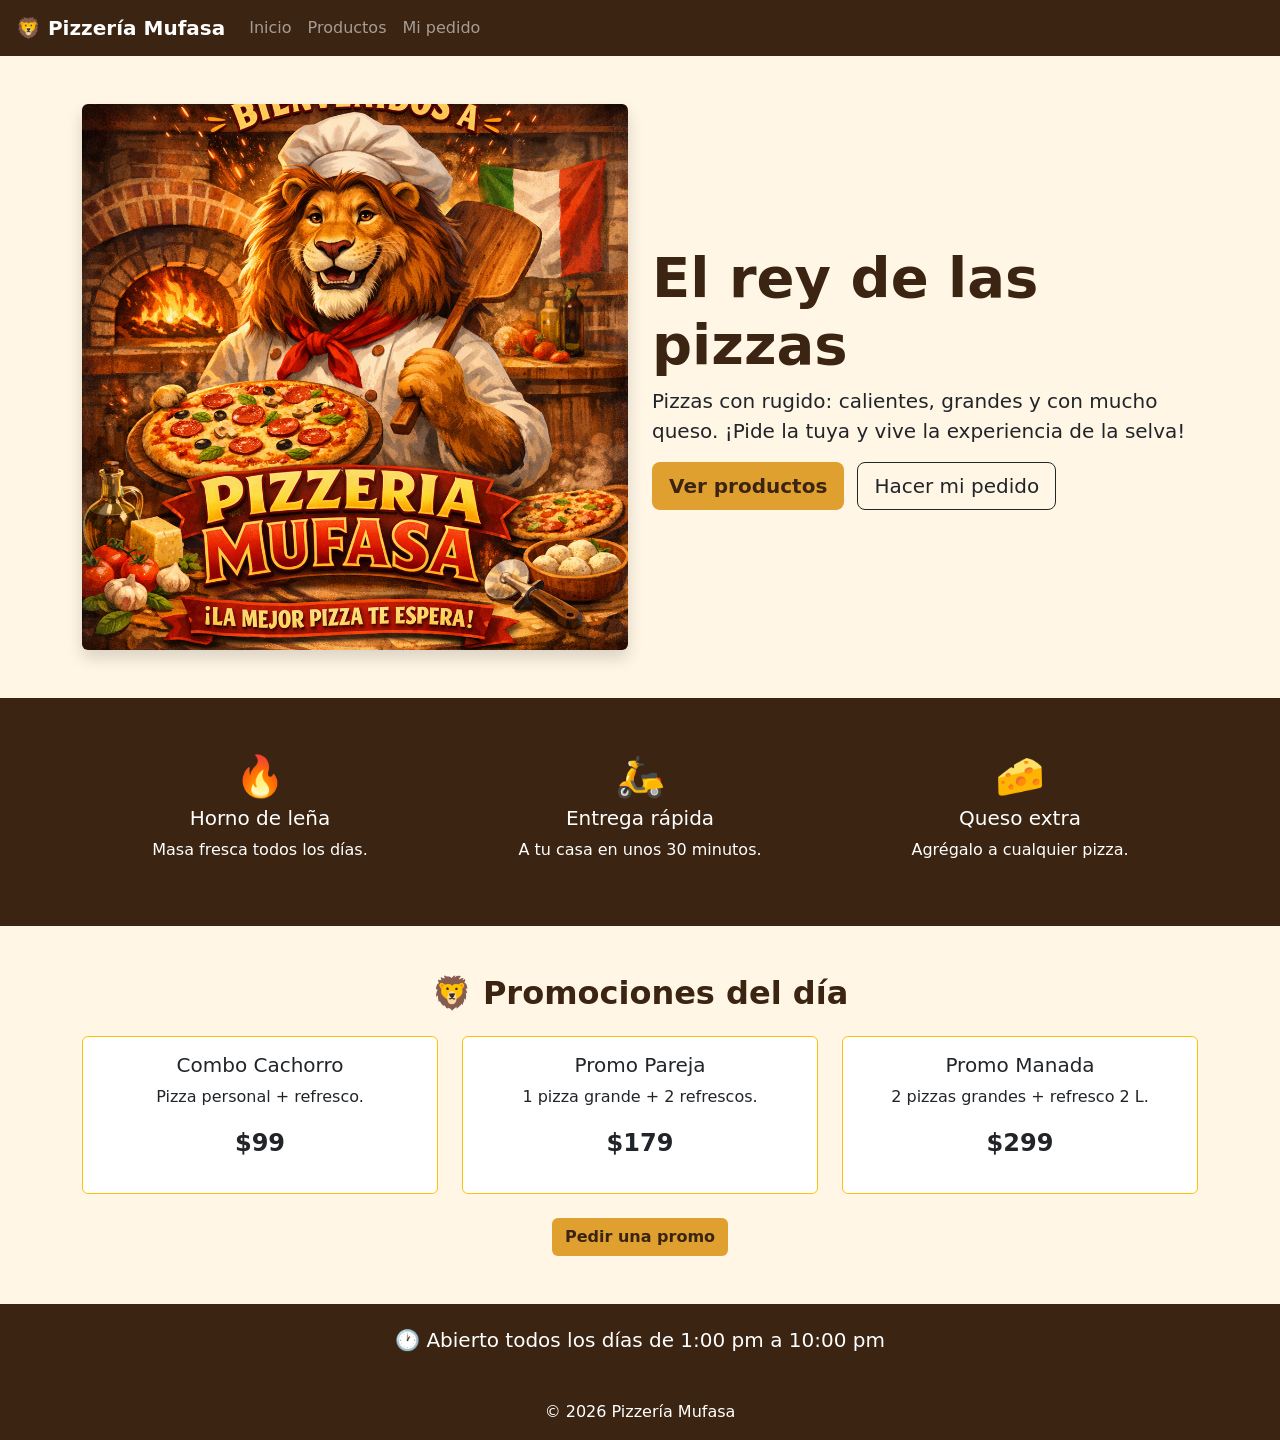
<file: index.html>
<!DOCTYPE html>
<html lang="es">
<head>
  <meta charset="UTF-8">
  <meta name="viewport" content="width=device-width, initial-scale=1">
  <title>Pizzería Mufasa</title>
  <link href="https://cdn.jsdelivr.net/npm/bootstrap@5.3.3/dist/css/bootstrap.min.css" rel="stylesheet">
  <link rel="stylesheet" href="Css/style.css">
</head>
<body>
  <nav class="navbar navbar-expand navbar-dark barra px-3">
    <span class="navbar-brand fw-bold">🦁 Pizzería Mufasa</span>
    <div class="navbar-nav">
      <a class="nav-link" href="index.html">Inicio</a>
      <a class="nav-link" href="pages/productos.html">Productos</a>
      <a class="nav-link" href="pages/pedidos.html">Mi pedido</a>
    </div>
  </nav>

  <!-- Bienvenida -->
  <section class="container py-5">
    <div class="row align-items-center g-4">
      <div class="col-lg-6 text-center">
        <img src="img/leon.jpg.png" alt="Bienvenidos a Pizzería Mufasa" class="img-fluid rounded shadow">
      </div>
      <div class="col-lg-6">
        <h1 class="display-4 fw-bold titulo">El rey de las pizzas</h1>
        <p class="lead">Pizzas con rugido: calientes, grandes y con mucho queso. ¡Pide la tuya y vive la experiencia de la selva!</p>
        <a class="btn btn-leon btn-lg me-2" href="pages/productos.html">Ver productos</a>
        <a class="btn btn-outline-dark btn-lg" href="pages/pedidos.html">Hacer mi pedido</a>
      </div>
    </div>
  </section>

  <!-- Beneficios -->
  <section class="franja py-5">
    <div class="container">
      <div class="row text-center g-4">
        <div class="col-md-4">
          <div class="fs-1">🔥</div>
          <h5>Horno de leña</h5>
          <p>Masa fresca todos los días.</p>
        </div>
        <div class="col-md-4">
          <div class="fs-1">🛵</div>
          <h5>Entrega rápida</h5>
          <p>A tu casa en unos 30 minutos.</p>
        </div>
        <div class="col-md-4">
          <div class="fs-1">🧀</div>
          <h5>Queso extra</h5>
          <p>Agrégalo a cualquier pizza.</p>
        </div>
      </div>
    </div>
  </section>

  <!-- Promociones -->
  <section class="container py-5">
    <h2 class="titulo fw-bold text-center mb-4">🦁 Promociones del día</h2>
    <div class="row g-4">
      <div class="col-md-4">
        <div class="card h-100 text-center border-warning">
          <div class="card-body">
            <h5>Combo Cachorro</h5>
            <p>Pizza personal + refresco.</p>
            <p class="fs-4 fw-bold">$99</p>
          </div>
        </div>
      </div>
      <div class="col-md-4">
        <div class="card h-100 text-center border-warning">
          <div class="card-body">
            <h5>Promo Pareja</h5>
            <p>1 pizza grande + 2 refrescos.</p>
            <p class="fs-4 fw-bold">$179</p>
          </div>
        </div>
      </div>
      <div class="col-md-4">
        <div class="card h-100 text-center border-warning">
          <div class="card-body">
            <h5>Promo Manada</h5>
            <p>2 pizzas grandes + refresco 2 L.</p>
            <p class="fs-4 fw-bold">$299</p>
          </div>
        </div>
      </div>
    </div>
    <div class="text-center mt-4">
      <a class="btn btn-leon" href="pages/pedidos.html">Pedir una promo</a>
    </div>
  </section>

  <!-- Horario -->
  <section class="franja py-4 text-center">
    <h5>🕐 Abierto todos los días de 1:00 pm a 10:00 pm</h5>
  </section>

  <footer class="barra text-white text-center p-3">© 2026 Pizzería Mufasa</footer>
</body>
</html>
</file>
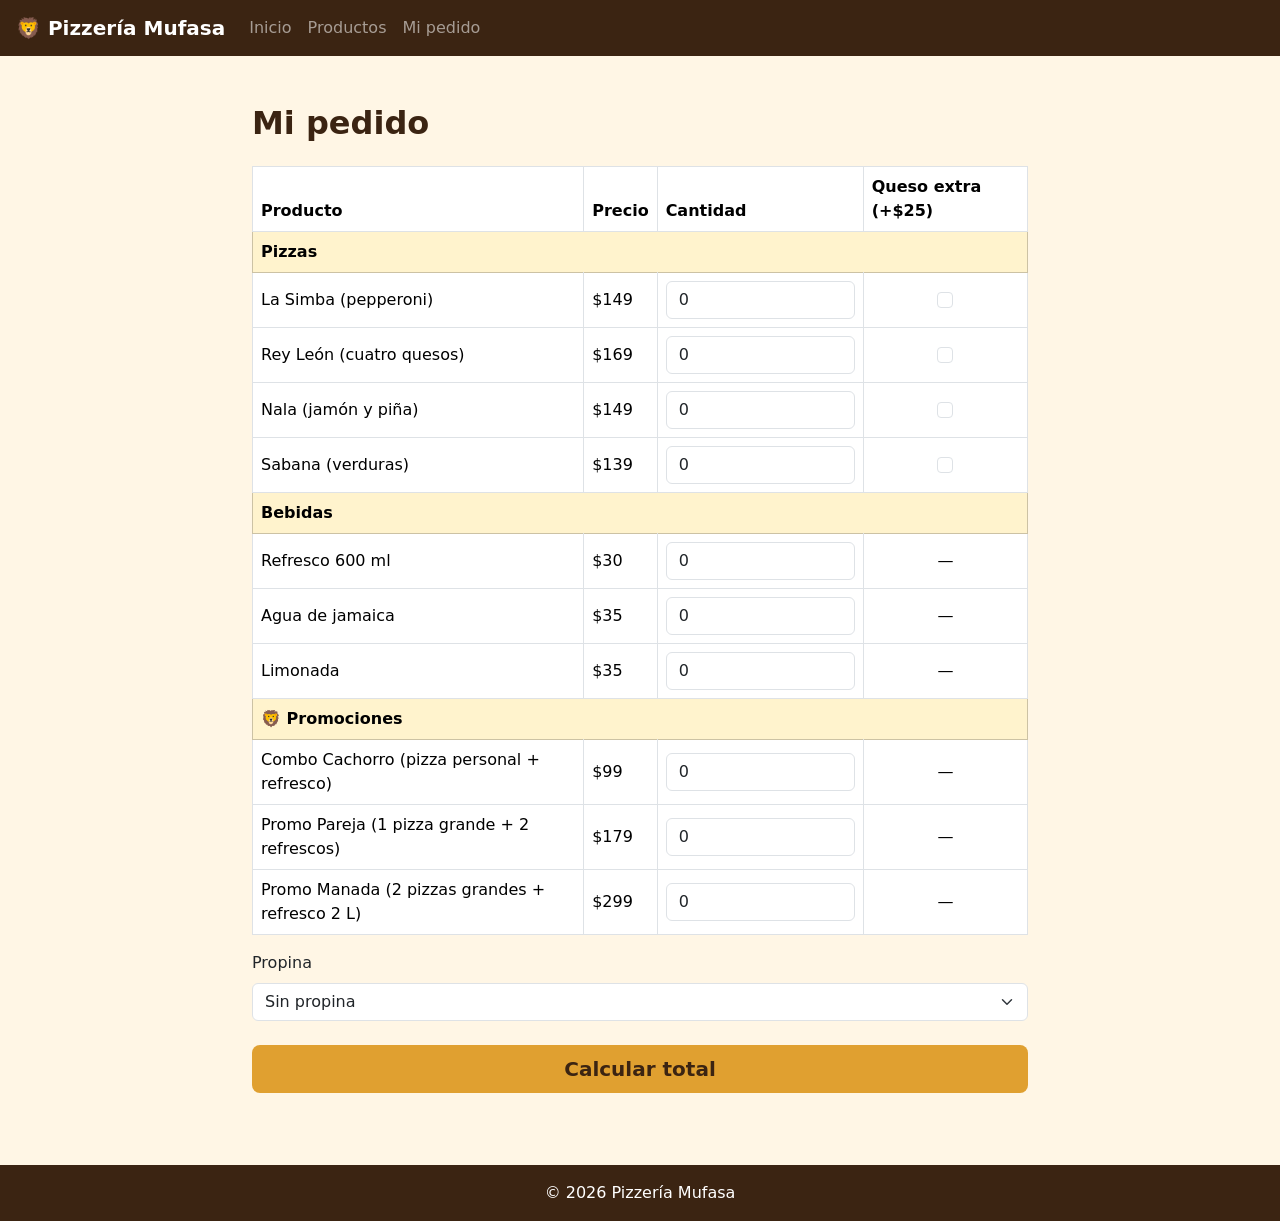
<file: pages/pedidos.html>
<!DOCTYPE html>
<html lang="es">
<head>
  <meta charset="UTF-8">
  <meta name="viewport" content="width=device-width, initial-scale=1">
  <title>Mi pedido - Pizzería Mufasa</title>
  <link href="https://cdn.jsdelivr.net/npm/bootstrap@5.3.3/dist/css/bootstrap.min.css" rel="stylesheet">
  <link rel="stylesheet" href="../Css/style.css">
</head>
<body>
  <nav class="navbar navbar-expand navbar-dark barra px-3">
    <span class="navbar-brand fw-bold">🦁 Pizzería Mufasa</span>
    <div class="navbar-nav">
      <a class="nav-link" href="../index.html">Inicio</a>
      <a class="nav-link" href="productos.html">Productos</a>
      <a class="nav-link" href="pedidos.html">Mi pedido</a>
    </div>
  </nav>

  <main class="container py-5" style="max-width: 800px;">
    <h2 class="titulo fw-bold mb-4">Mi pedido</h2>

    <div class="table-responsive">
      <table class="table table-bordered align-middle bg-white">
        <thead>
          <tr>
            <th>Producto</th>
            <th>Precio</th>
            <th>Cantidad</th>
            <th>Queso extra (+$25)</th>
          </tr>
        </thead>
        <tbody>
          <tr class="table-warning"><th colspan="4">Pizzas</th></tr>
          <tr class="producto" data-nombre="La Simba" data-precio="149">
            <td>La Simba (pepperoni)</td><td>$149</td>
            <td><input type="number" min="0" value="0" class="form-control cantidad"></td>
            <td class="text-center"><input type="checkbox" class="form-check-input queso"></td>
          </tr>
          <tr class="producto" data-nombre="Rey León" data-precio="169">
            <td>Rey León (cuatro quesos)</td><td>$169</td>
            <td><input type="number" min="0" value="0" class="form-control cantidad"></td>
            <td class="text-center"><input type="checkbox" class="form-check-input queso"></td>
          </tr>
          <tr class="producto" data-nombre="Nala" data-precio="149">
            <td>Nala (jamón y piña)</td><td>$149</td>
            <td><input type="number" min="0" value="0" class="form-control cantidad"></td>
            <td class="text-center"><input type="checkbox" class="form-check-input queso"></td>
          </tr>
          <tr class="producto" data-nombre="Sabana" data-precio="139">
            <td>Sabana (verduras)</td><td>$139</td>
            <td><input type="number" min="0" value="0" class="form-control cantidad"></td>
            <td class="text-center"><input type="checkbox" class="form-check-input queso"></td>
          </tr>

          <tr class="table-warning"><th colspan="4">Bebidas</th></tr>
          <tr class="producto" data-nombre="Refresco 600 ml" data-precio="30">
            <td>Refresco 600 ml</td><td>$30</td>
            <td><input type="number" min="0" value="0" class="form-control cantidad"></td>
            <td class="text-center">—</td>
          </tr>
          <tr class="producto" data-nombre="Agua de jamaica" data-precio="35">
            <td>Agua de jamaica</td><td>$35</td>
            <td><input type="number" min="0" value="0" class="form-control cantidad"></td>
            <td class="text-center">—</td>
          </tr>
          <tr class="producto" data-nombre="Limonada" data-precio="35">
            <td>Limonada</td><td>$35</td>
            <td><input type="number" min="0" value="0" class="form-control cantidad"></td>
            <td class="text-center">—</td>
          </tr>

          <tr class="table-warning"><th colspan="4">🦁 Promociones</th></tr>
          <tr class="producto" data-nombre="Combo Cachorro" data-precio="99">
            <td>Combo Cachorro (pizza personal + refresco)</td><td>$99</td>
            <td><input type="number" min="0" value="0" class="form-control cantidad"></td>
            <td class="text-center">—</td>
          </tr>
          <tr class="producto" data-nombre="Promo Pareja" data-precio="179">
            <td>Promo Pareja (1 pizza grande + 2 refrescos)</td><td>$179</td>
            <td><input type="number" min="0" value="0" class="form-control cantidad"></td>
            <td class="text-center">—</td>
          </tr>
          <tr class="producto" data-nombre="Promo Manada" data-precio="299">
            <td>Promo Manada (2 pizzas grandes + refresco 2 L)</td><td>$299</td>
            <td><input type="number" min="0" value="0" class="form-control cantidad"></td>
            <td class="text-center">—</td>
          </tr>
        </tbody>
      </table>
    </div>

    <label class="form-label">Propina</label>
    <select id="propina" class="form-select mb-4">
      <option value="0">Sin propina</option>
      <option value="10">10%</option>
      <option value="15">15%</option>
      <option value="20">20%</option>
    </select>

    <button class="btn btn-leon btn-lg w-100" onclick="calcular()">Calcular total</button>

    <div id="resultado" class="mt-4 fs-5"></div>
  </main>

  <footer class="barra text-white text-center p-3">© 2026 Pizzería Mufasa</footer>

  <script>
    function calcular() {
      let subtotal = 0;
      let detalle = '';

      document.querySelectorAll('.producto').forEach(function (fila) {
        const cantidad = Number(fila.querySelector('.cantidad').value);
        if (cantidad > 0) {
          const precio = Number(fila.dataset.precio);
          const queso = fila.querySelector('.queso');
          const extra = (queso && queso.checked) ? 25 : 0;
          const linea = (precio + extra) * cantidad;
          subtotal += linea;
          detalle += cantidad + ' x ' + fila.dataset.nombre +
                     (extra ? ' (con queso extra)' : '') +
                     ' - $' + linea.toFixed(2) + '<br>';
        }
      });

      const resultado = document.getElementById('resultado');
      if (subtotal === 0) {
        resultado.innerHTML = 'Elige al menos un producto.';
        return;
      }

      const porcentaje = Number(document.getElementById('propina').value);
      const propina = subtotal * porcentaje / 100;
      const total = subtotal + propina;

      resultado.innerHTML =
        detalle + '<hr>' +
        'Subtotal: $' + subtotal.toFixed(2) + '<br>' +
        'Propina: $' + propina.toFixed(2) + '<br>' +
        '<strong>Total: $' + total.toFixed(2) + '</strong>';
    }
  </script>
</body>
</html>
</file>
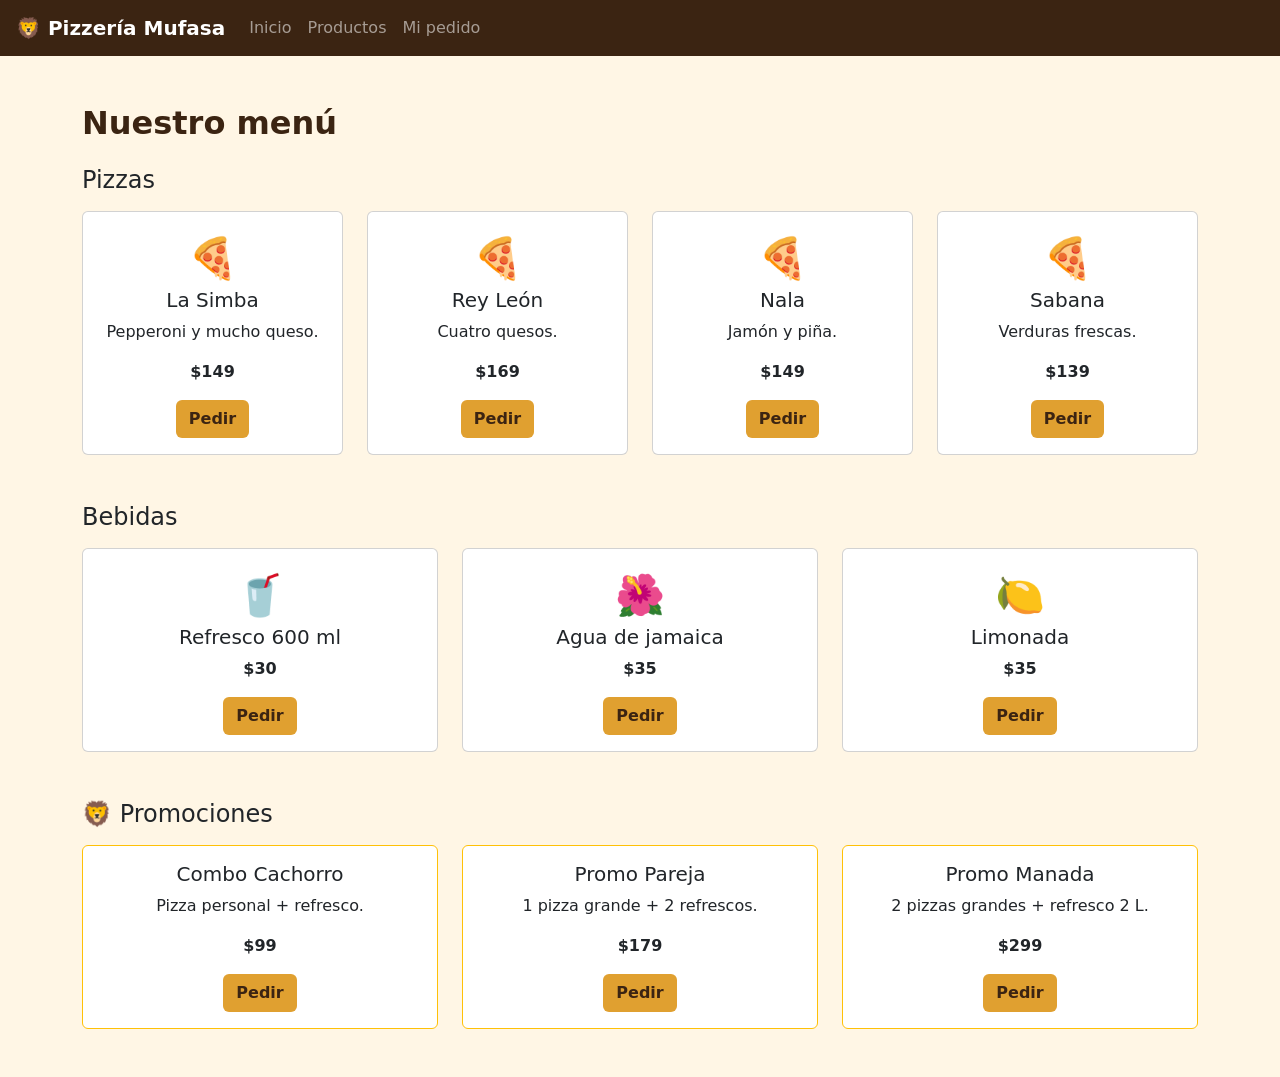
<file: pages/productos.html>
<!DOCTYPE html>
<html lang="es">
<head>
  <meta charset="UTF-8">
  <meta name="viewport" content="width=device-width, initial-scale=1">
  <title>Productos - Pizzería Mufasa</title>
  <link href="https://cdn.jsdelivr.net/npm/bootstrap@5.3.3/dist/css/bootstrap.min.css" rel="stylesheet">
  <link rel="stylesheet" href="../Css/style.css">
</head>
<body>
  <nav class="navbar navbar-expand navbar-dark barra px-3">
    <span class="navbar-brand fw-bold">🦁 Pizzería Mufasa</span>
    <div class="navbar-nav">
      <a class="nav-link" href="../index.html">Inicio</a>
      <a class="nav-link" href="productos.html">Productos</a>
      <a class="nav-link" href="pedidos.html">Mi pedido</a>
    </div>
  </nav>

    <main class="container py-5">
    <h2 class="titulo fw-bold mb-4">Nuestro menú</h2>

    <h4 class="mb-3">Pizzas</h4>
    <div class="row g-4 mb-5">
      <div class="col-md-6 col-lg-3">
        <div class="card h-100 text-center"><div class="card-body">
          <div class="fs-1">🍕</div>
          <h5 class="card-title">La Simba</h5>
          <p class="card-text">Pepperoni y mucho queso.</p>
          <p class="fw-bold">$149</p>
          <a href="pedidos.html" class="btn btn-leon">Pedir</a>
        </div></div>
      </div>
      <div class="col-md-6 col-lg-3">
        <div class="card h-100 text-center"><div class="card-body">
          <div class="fs-1">🍕</div>
          <h5 class="card-title">Rey León</h5>
          <p class="card-text">Cuatro quesos.</p>
          <p class="fw-bold">$169</p>
          <a href="pedidos.html" class="btn btn-leon">Pedir</a>
        </div></div>
      </div>
      <div class="col-md-6 col-lg-3">
        <div class="card h-100 text-center"><div class="card-body">
          <div class="fs-1">🍕</div>
          <h5 class="card-title">Nala</h5>
          <p class="card-text">Jamón y piña.</p>
          <p class="fw-bold">$149</p>
          <a href="pedidos.html" class="btn btn-leon">Pedir</a>
        </div></div>
      </div>
      <div class="col-md-6 col-lg-3">
        <div class="card h-100 text-center"><div class="card-body">
          <div class="fs-1">🍕</div>
          <h5 class="card-title">Sabana</h5>
          <p class="card-text">Verduras frescas.</p>
          <p class="fw-bold">$139</p>
          <a href="pedidos.html" class="btn btn-leon">Pedir</a>
        </div></div>
      </div>
    </div>

    <h4 class="mb-3">Bebidas</h4>
    <div class="row g-4 mb-5">
      <div class="col-md-4">
        <div class="card h-100 text-center"><div class="card-body">
          <div class="fs-1">🥤</div>
          <h5 class="card-title">Refresco 600 ml</h5>
          <p class="fw-bold">$30</p>
          <a href="pedidos.html" class="btn btn-leon">Pedir</a>
        </div></div>
      </div>
      <div class="col-md-4">
        <div class="card h-100 text-center"><div class="card-body">
          <div class="fs-1">🌺</div>
          <h5 class="card-title">Agua de jamaica</h5>
          <p class="fw-bold">$35</p>
          <a href="pedidos.html" class="btn btn-leon">Pedir</a>
        </div></div>
      </div>
      <div class="col-md-4">
        <div class="card h-100 text-center"><div class="card-body">
          <div class="fs-1">🍋</div>
          <h5 class="card-title">Limonada</h5>
          <p class="fw-bold">$35</p>
          <a href="pedidos.html" class="btn btn-leon">Pedir</a>
        </div></div>
      </div>
    </div>

    <h4 class="mb-3">🦁 Promociones</h4>
    <div class="row g-4">
      <div class="col-md-4">
        <div class="card h-100 text-center border-warning"><div class="card-body">
          <h5 class="card-title">Combo Cachorro</h5>
          <p class="card-text">Pizza personal + refresco.</p>
          <p class="fw-bold">$99</p>
          <a href="pedidos.html" class="btn btn-leon">Pedir</a>
        </div></div>
      </div>
      <div class="col-md-4">
        <div class="card h-100 text-center border-warning"><div class="card-body">
          <h5 class="card-title">Promo Pareja</h5>
          <p class="card-text">1 pizza grande + 2 refrescos.</p>
          <p class="fw-bold">$179</p>
          <a href="pedidos.html" class="btn btn-leon">Pedir</a>
        </div></div>
      </div>
      <div class="col-md-4">
        <div class="card h-100 text-center border-warning"><div class="card-body">
          <h5 class="card-title">Promo Manada</h5>
          <p class="card-text">2 pizzas grandes + refresco 2 L.</p>
          <p class="fw-bold">$299</p>
          <a href="pedidos.html" class="btn btn-leon">Pedir</a>
        </div></div>
      </div>
    </div>
  </main>
</file>
<file: Css/style.css>
:root {
  --melena: #E0A030;
  --cafe: #3B2412;
}

body {
  background: #FFF6E5;
}

.barra {
  background: var(--cafe);
}

.titulo {
  color: var(--cafe);
}

.btn-leon {
  background: var(--melena);
  color: var(--cafe);
  font-weight: bold;
}

.btn-leon:hover {
  background: #c98a1e;
}
.franja {
  background: var(--cafe);
  color: #fff;
}
</file>
